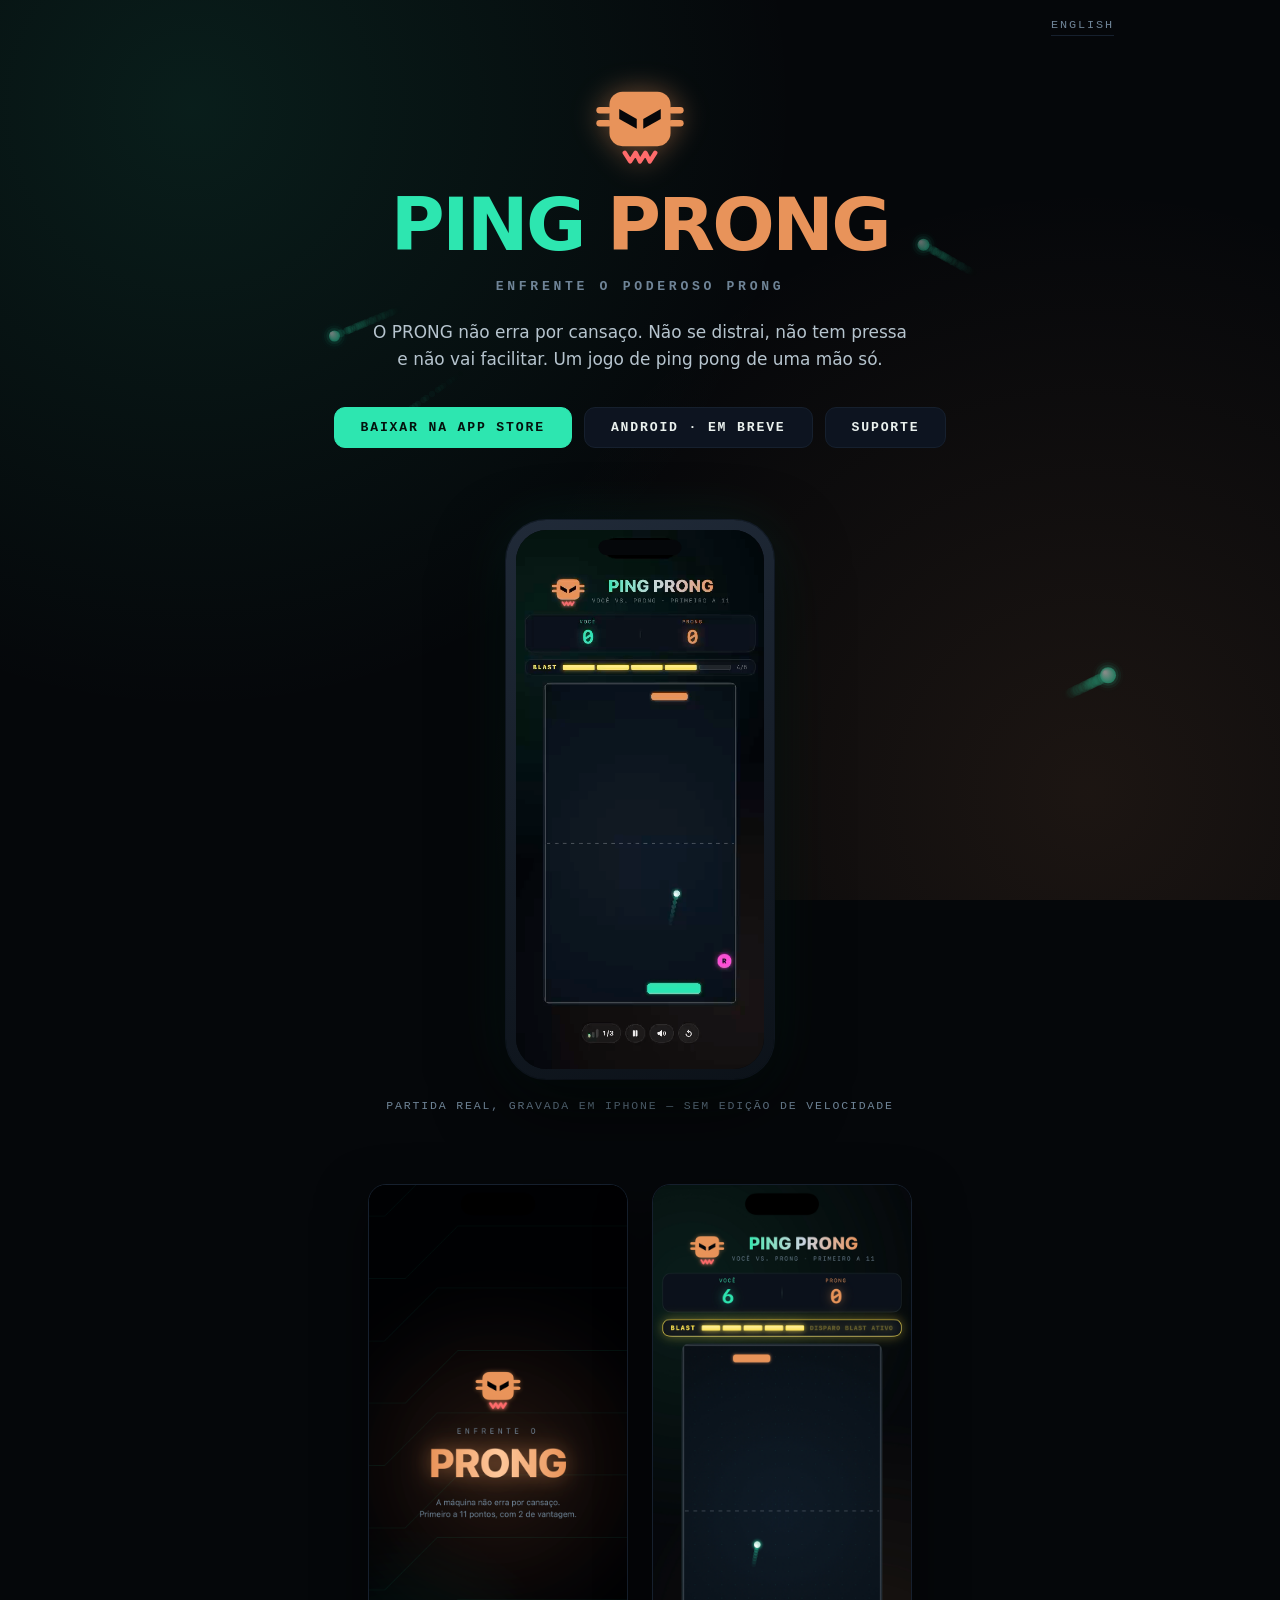
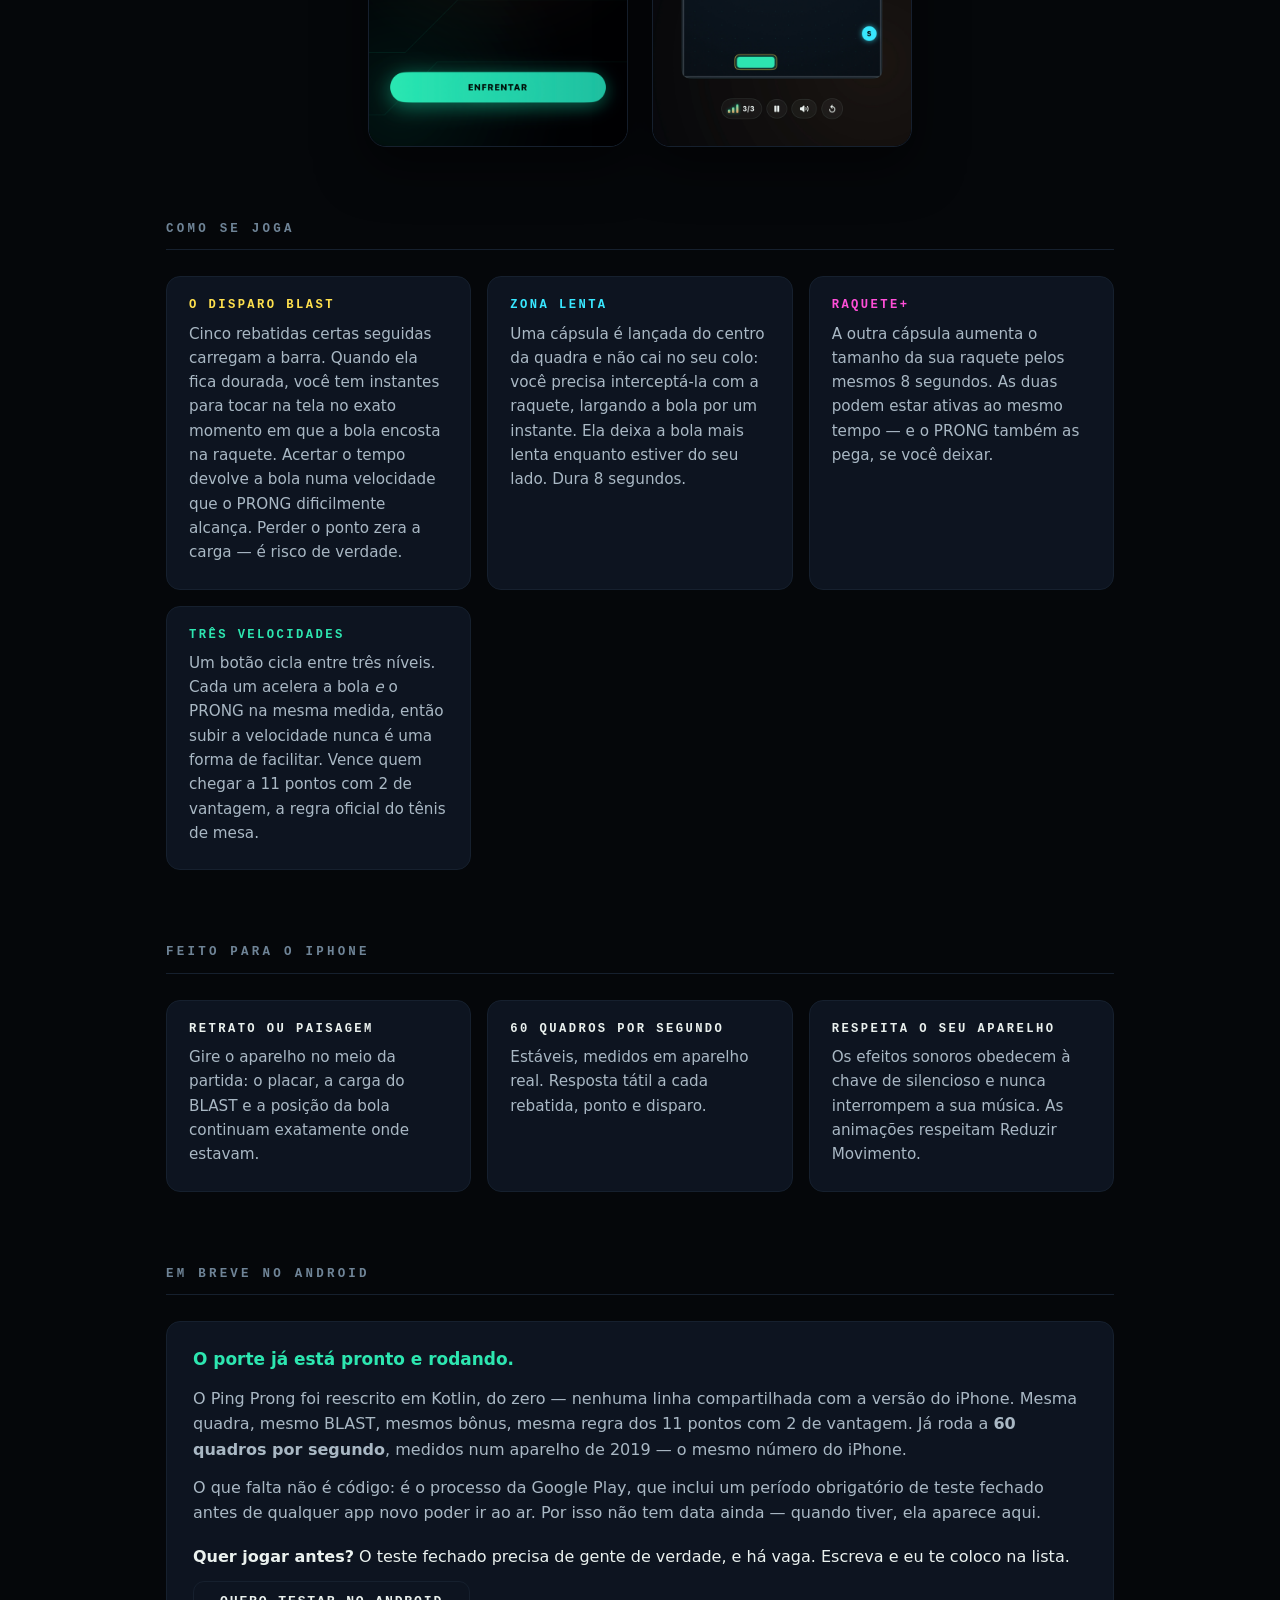
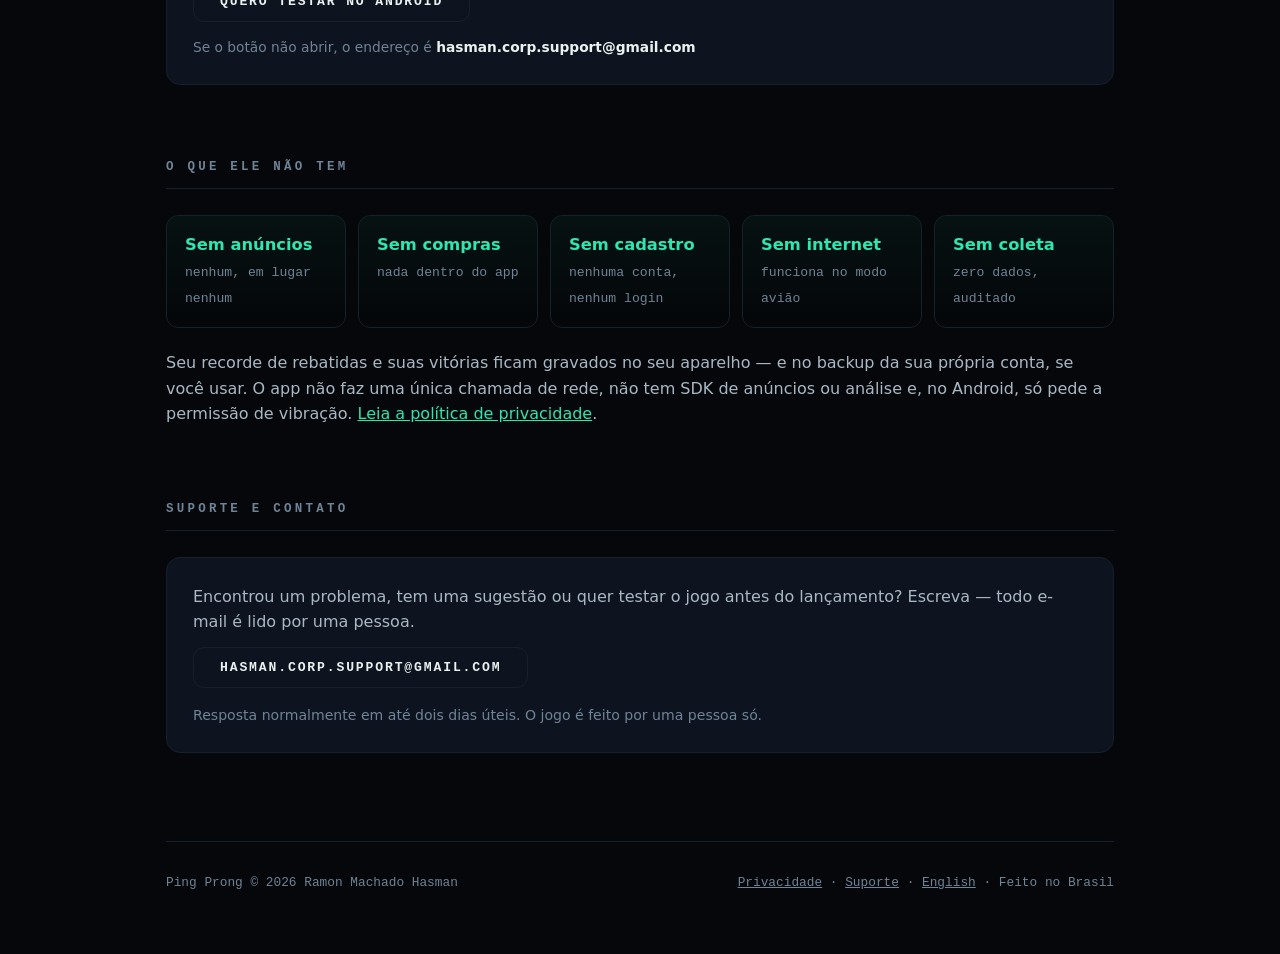
<file: index.html>
<!doctype html>
<html lang="pt-BR">
<head>
<meta charset="utf-8">
<meta name="viewport" content="width=device-width, initial-scale=1">
<title>Ping Prong — Enfrente o poderoso PRONG</title>
<meta name="description" content="Jogo de ping pong para iPhone, e em breve para Android. Sem anúncios, sem compras dentro do app, sem coleta de dados. Jogue offline, para sempre.">

<meta property="og:type" content="website">
<meta property="og:title" content="Ping Prong — Enfrente o poderoso PRONG">
<meta property="og:description" content="Na App Store, e em breve no Android. Sem anúncios, sem compras dentro do app e sem coleta de dados. Jogue offline, para sempre.">
<meta property="og:image" content="icone.png">
<meta name="twitter:card" content="summary_large_image">
<link rel="icon" href="icone-web.png">

<link rel="alternate" hreflang="pt-BR" href="index.html">
<link rel="alternate" hreflang="en" href="en.html">
<link rel="alternate" hreflang="x-default" href="index.html">

<link rel="stylesheet" href="estilo.css">
</head>
<body>
<canvas id="blast-ball" aria-hidden="true"></canvas>
<div class="wrap">

  <p class="lang"><a href="en.html" hreflang="en" lang="en">English</a></p>

  <!-- Só aparece dentro do Instagram e afins. Ver navegador.js. -->
  <p class="aviso-app">
    <b>Você está no navegador embutido de um aplicativo.</b>
    Aqui os botões de e-mail e da App Store podem não responder ao toque.
    Toque no menu (⋯ ou ⋮) e escolha <b>Abrir no navegador</b>.
  </p>

  <header>
    <!-- A marca do PRONG, os mesmos caminhos de ProngMark.swift (espaço 88x88) -->
    <svg class="mark" viewBox="0 0 88 88" xmlns="http://www.w3.org/2000/svg" aria-hidden="true">
      <g fill="#E8935A">
        <rect x="4"  y="32" width="14" height="6" rx="3"/>
        <rect x="70" y="32" width="14" height="6" rx="3"/>
        <rect x="4"  y="44" width="14" height="6" rx="3"/>
        <rect x="70" y="44" width="14" height="6" rx="3"/>
        <rect x="16" y="18" width="56" height="50" rx="12"/>
      </g>
      <polyline points="30,74 35,82 40,74 44,82 49,74 53,82 58,74"
                fill="none" stroke="#FF6B6B" stroke-width="4"
                stroke-linecap="round" stroke-linejoin="round"/>
      <g fill="#05070A">
        <polygon points="25,34 41,43 41,52 25,43"/>
        <polygon points="63,34 47,43 47,52 63,43"/>
      </g>
    </svg>

    <h1><span class="p1">Ping</span> <span class="p2">Prong</span></h1>
    <p class="sub">Enfrente o poderoso PRONG</p>
    <p class="pitch">
      O PRONG não erra por cansaço. Não se distrai, não tem pressa
      e não vai facilitar. Um jogo de ping pong de uma mão só.
    </p>

    <div class="cta">
      <a class="btn btn-primary"
         href="https://apps.apple.com/br/app/ping-prong/id6797659988">Baixar na App Store</a>
      <a class="btn btn-ghost" href="#android">Android · em breve</a>
      <a class="btn btn-ghost" href="#suporte">Suporte</a>
    </div>
  </header>

  <div class="demo">
    <div class="phone">
      <video src="gameplay.mp4" poster="gameplay-poster.png"
             autoplay muted loop playsinline preload="metadata"
             aria-label="Trecho de uma partida de Ping Prong: rally, captura de bônus e um disparo BLAST."></video>
    </div>
  </div>
  <p class="demo-legenda">Partida real, gravada em iPhone — sem edição de velocidade</p>

  <div class="shots">
    <img src="capturas/1-abertura-web.png" width="660" height="1434" loading="lazy"
         alt="Tela de abertura do Ping Prong, com a marca do PRONG e o botão Enfrentar.">
    <img src="capturas/2-blast-web.png" width="660" height="1434" loading="lazy"
         alt="Partida com a barra do BLAST carregada: barra dourada, anel dourado na raquete do jogador e uma cápsula de Zona Lenta na quadra.">
  </div>

  <section id="jogo">
    <h2>Como se joga</h2>
    <div class="cards">
      <div class="card c-gold">
        <h3>O disparo BLAST</h3>
        <p>Cinco rebatidas certas seguidas carregam a barra. Quando ela fica dourada,
           você tem instantes para tocar na tela no exato momento em que a bola encosta
           na raquete. Acertar o tempo devolve a bola numa velocidade que o PRONG
           dificilmente alcança. Perder o ponto zera a carga — é risco de verdade.</p>
      </div>
      <div class="card c-cyan">
        <h3>Zona Lenta</h3>
        <p>Uma cápsula é lançada do centro da quadra e não cai no seu colo: você
           precisa interceptá-la com a raquete, largando a bola por um instante.
           Ela deixa a bola mais lenta enquanto estiver do seu lado. Dura 8 segundos.</p>
      </div>
      <div class="card c-mag">
        <h3>Raquete+</h3>
        <p>A outra cápsula aumenta o tamanho da sua raquete pelos mesmos 8 segundos.
           As duas podem estar ativas ao mesmo tempo — e o PRONG também as pega,
           se você deixar.</p>
      </div>
      <div class="card c-mint">
        <h3>Três velocidades</h3>
        <p>Um botão cicla entre três níveis. Cada um acelera a bola <em>e</em> o PRONG
           na mesma medida, então subir a velocidade nunca é uma forma de facilitar.
           Vence quem chegar a 11 pontos com 2 de vantagem, a regra oficial do
           tênis de mesa.</p>
      </div>
    </div>
  </section>

  <section id="feito-para-iphone">
    <h2>Feito para o iPhone</h2>
    <div class="cards">
      <div class="card">
        <h3 style="color:var(--ink)">Retrato ou paisagem</h3>
        <p>Gire o aparelho no meio da partida: o placar, a carga do BLAST e a posição
           da bola continuam exatamente onde estavam.</p>
      </div>
      <div class="card">
        <h3 style="color:var(--ink)">60 quadros por segundo</h3>
        <p>Estáveis, medidos em aparelho real. Resposta tátil a cada rebatida,
           ponto e disparo.</p>
      </div>
      <div class="card">
        <h3 style="color:var(--ink)">Respeita o seu aparelho</h3>
        <p>Os efeitos sonoros obedecem à chave de silencioso e nunca interrompem a sua
           música. As animações respeitam Reduzir Movimento.</p>
      </div>
    </div>
  </section>

  <section id="android">
    <h2>Em breve no Android</h2>
    <div class="box android">
      <p class="android-titulo">O porte já está pronto e rodando.</p>
      <p>
        O Ping Prong foi reescrito em Kotlin, do zero — nenhuma linha compartilhada
        com a versão do iPhone. Mesma quadra, mesmo BLAST, mesmos bônus, mesma regra
        dos 11 pontos com 2 de vantagem. Já roda a
        <strong>60 quadros por segundo</strong>, medidos num aparelho de 2019
        — o mesmo número do iPhone.
      </p>
      <p>
        O que falta não é código: é o processo da Google Play, que inclui um período
        obrigatório de teste fechado antes de qualquer app novo poder ir ao ar.
        Por isso não tem data ainda — quando tiver, ela aparece aqui.
      </p>
      <p class="android-cta">
        <strong>Quer jogar antes?</strong> O teste fechado precisa de gente de
        verdade, e há vaga. Escreva e eu te coloco na lista.
      </p>
      <p>
        <a class="btn btn-ghost" href="mailto:hasman.corp.support@gmail.com?subject=Quero%20testar%20o%20Ping%20Prong%20no%20Android">Quero testar no Android</a>
      </p>
      <!-- O endereço em texto puro é o plano B: dentro de navegador embutido o
           mailto: costuma não abrir, mas copiar e colar sempre funciona. -->
      <p style="font-size:.86rem; color:var(--muted); margin-top:14px;">
        Se o botão não abrir, o endereço é
        <strong style="color:var(--ink)">hasman.corp.support@gmail.com</strong>
      </p>
    </div>
  </section>

  <section id="o-que-nao-tem">
    <h2>O que ele não tem</h2>
    <div class="nots">
      <div class="not"><b>Sem anúncios</b><span>nenhum, em lugar nenhum</span></div>
      <div class="not"><b>Sem compras</b><span>nada dentro do app</span></div>
      <div class="not"><b>Sem cadastro</b><span>nenhuma conta, nenhum login</span></div>
      <div class="not"><b>Sem internet</b><span>funciona no modo avião</span></div>
      <div class="not"><b>Sem coleta</b><span>zero dados, auditado</span></div>
    </div>
    <p style="margin:22px 0 0; color:#A9B8C4;">
      Seu recorde de rebatidas e suas vitórias ficam gravados no seu aparelho — e
      no backup da sua própria conta, se você usar. O app não faz uma única chamada
      de rede, não tem SDK de anúncios ou análise e, no Android, só pede a
      permissão de vibração.
      <a href="privacidade.html">Leia a política de privacidade</a>.
    </p>
  </section>

  <section id="suporte">
    <h2>Suporte e contato</h2>
    <div class="box">
      <p>Encontrou um problema, tem uma sugestão ou quer testar o jogo antes do
         lançamento? Escreva — todo e-mail é lido por uma pessoa.</p>
      <!-- E-mail de suporte oficial do app -->
      <p><a class="btn btn-ghost" href="mailto:hasman.corp.support@gmail.com">hasman.corp.support@gmail.com</a></p>
      <p style="font-size:.88rem; color:var(--muted); margin-top:16px;">
        Resposta normalmente em até dois dias úteis. O jogo é feito por uma pessoa só.
      </p>
    </div>
  </section>

  <footer>
    <span>Ping Prong © 2026 Ramon Machado Hasman</span>
    <span>
      <a href="privacidade.html">Privacidade</a> ·
      <a href="#suporte">Suporte</a> ·
      <a href="en.html" hreflang="en">English</a> ·
      Feito no Brasil
    </span>
  </footer>

</div>

<script src="bola.js"></script>
<script src="navegador.js"></script>
</body>
</html>
</file>
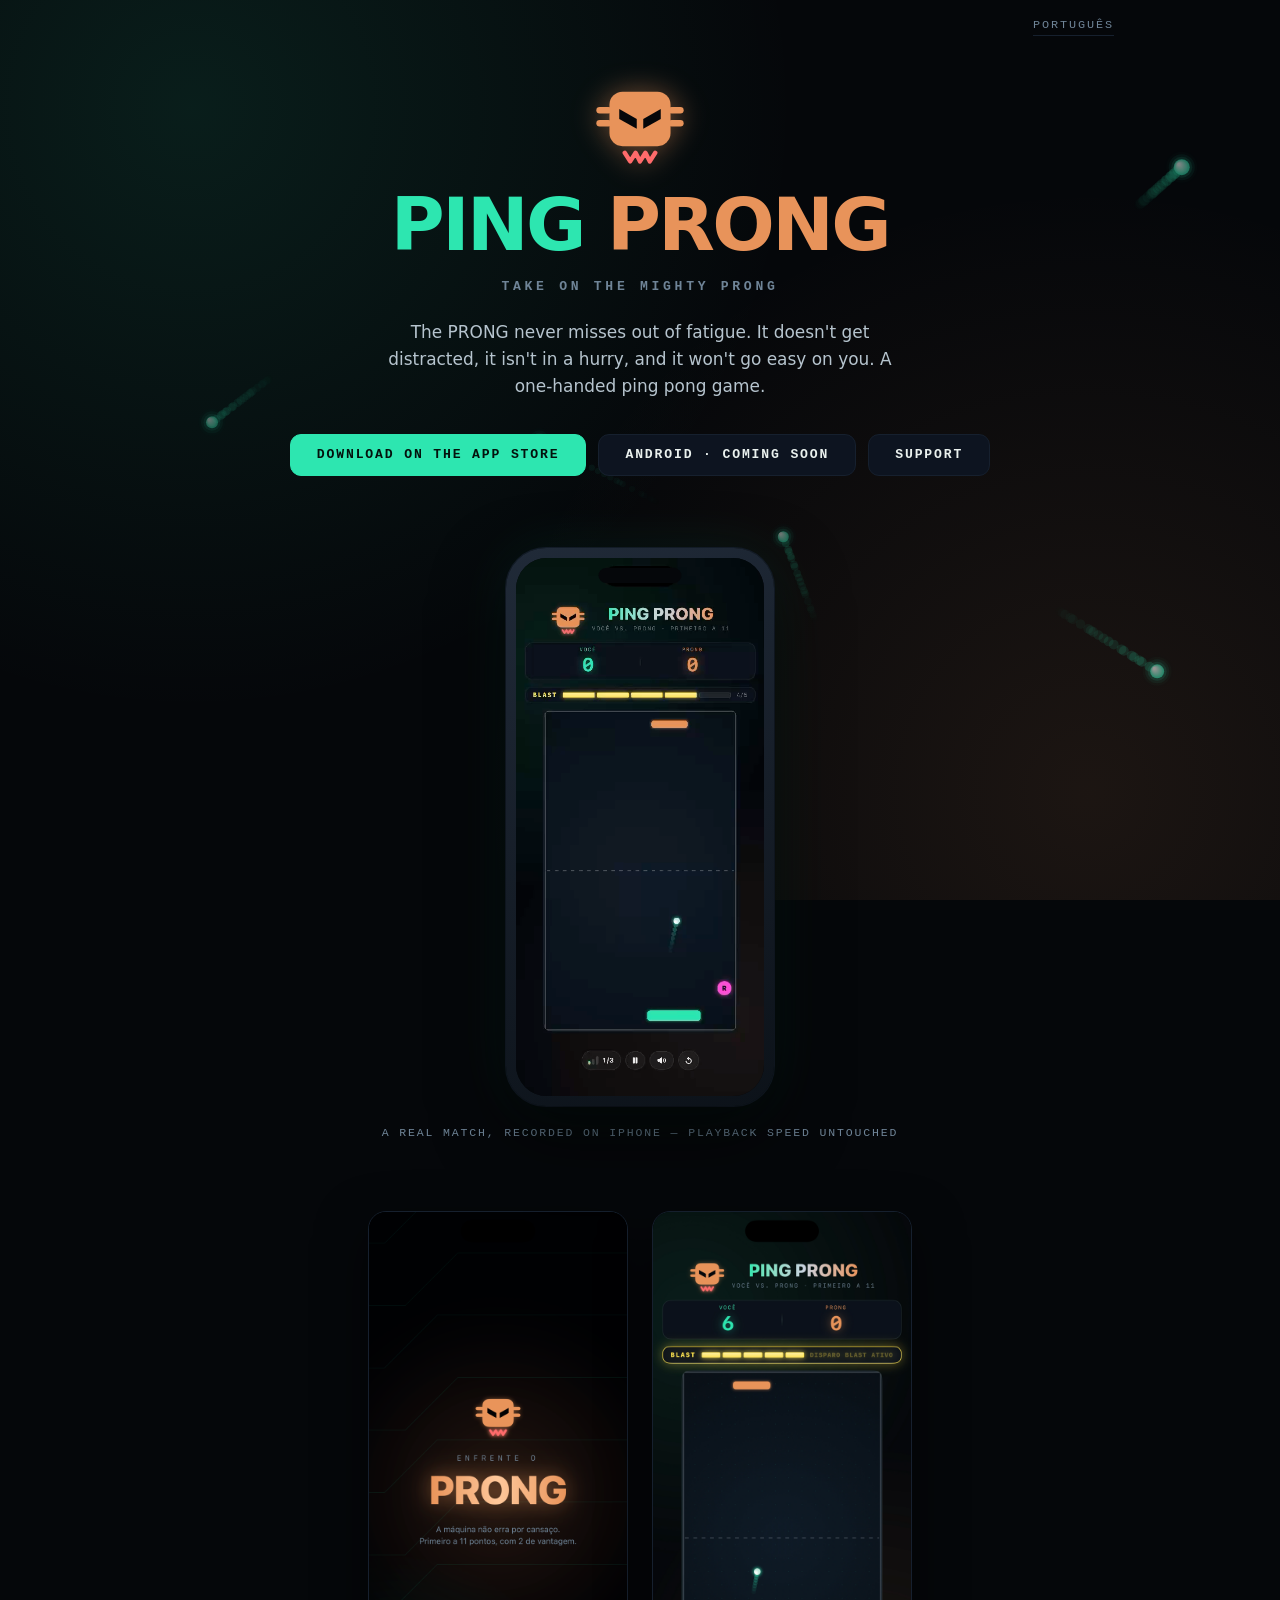
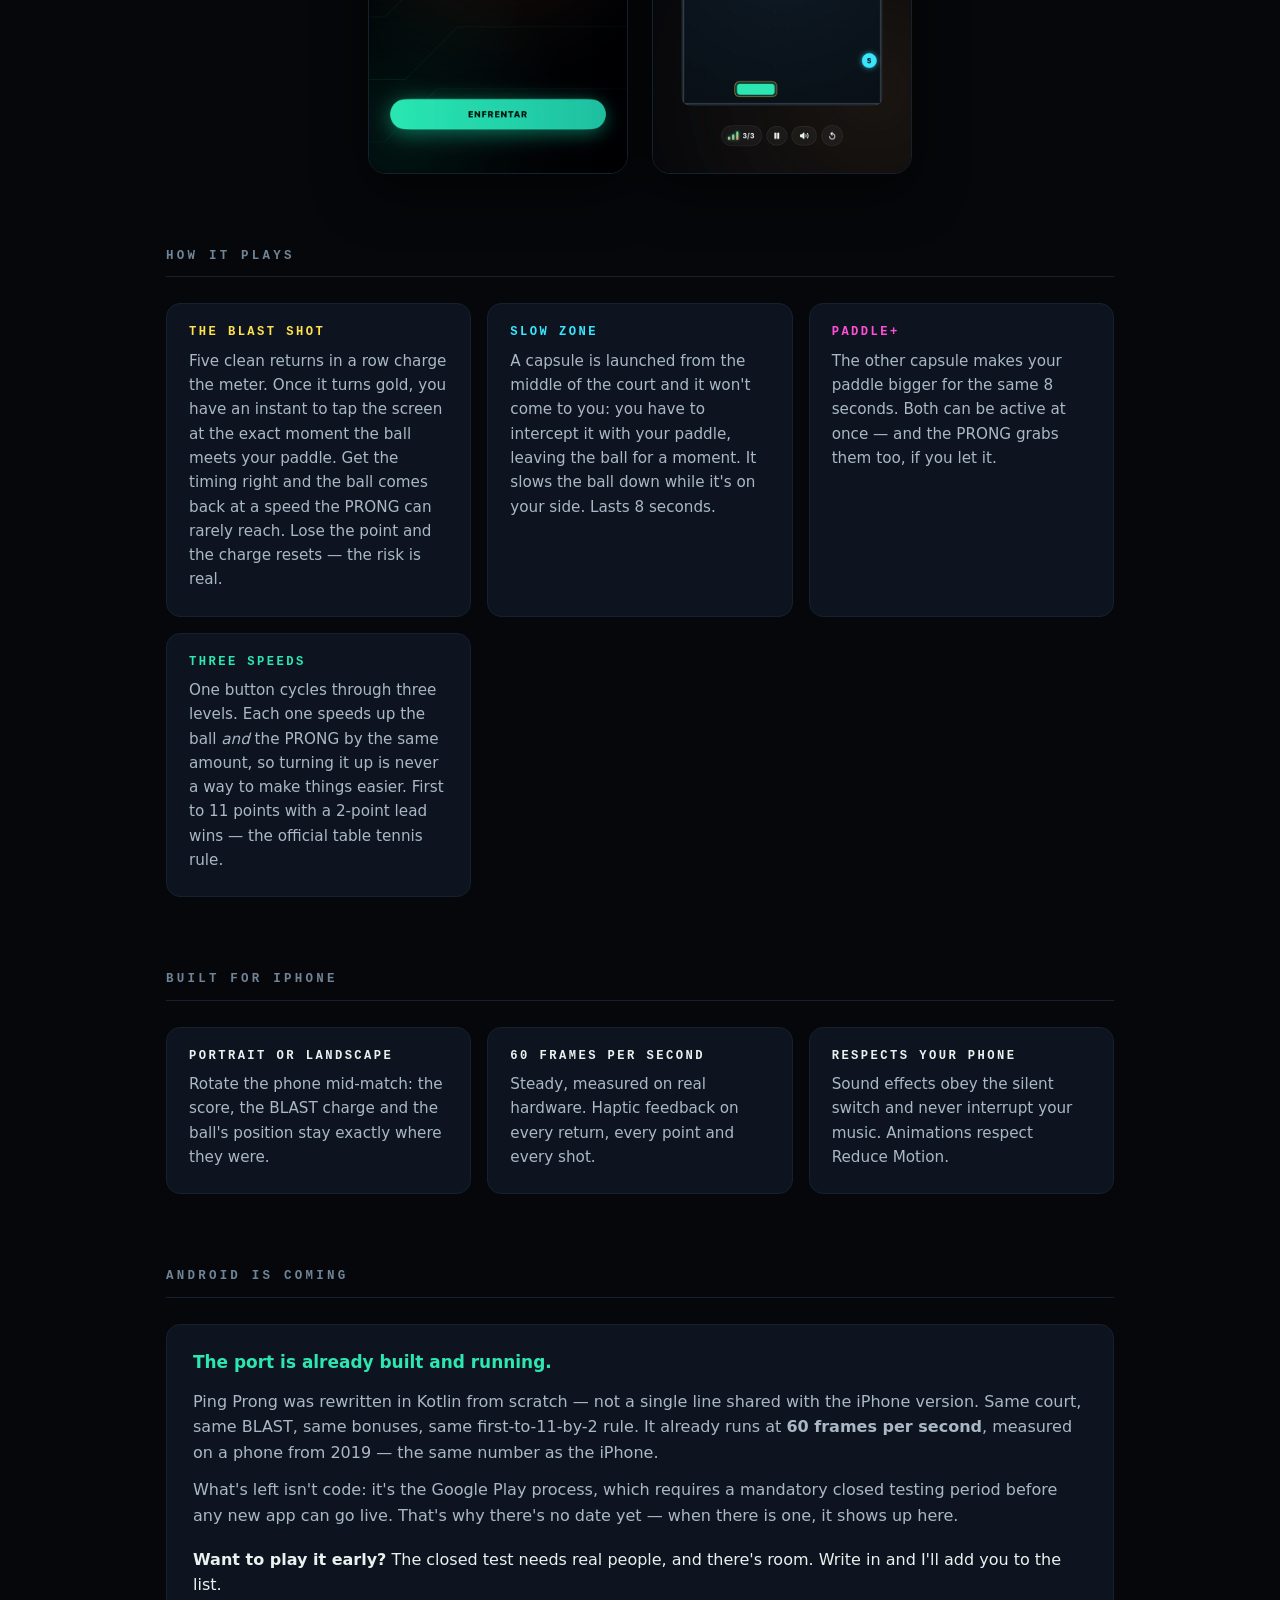
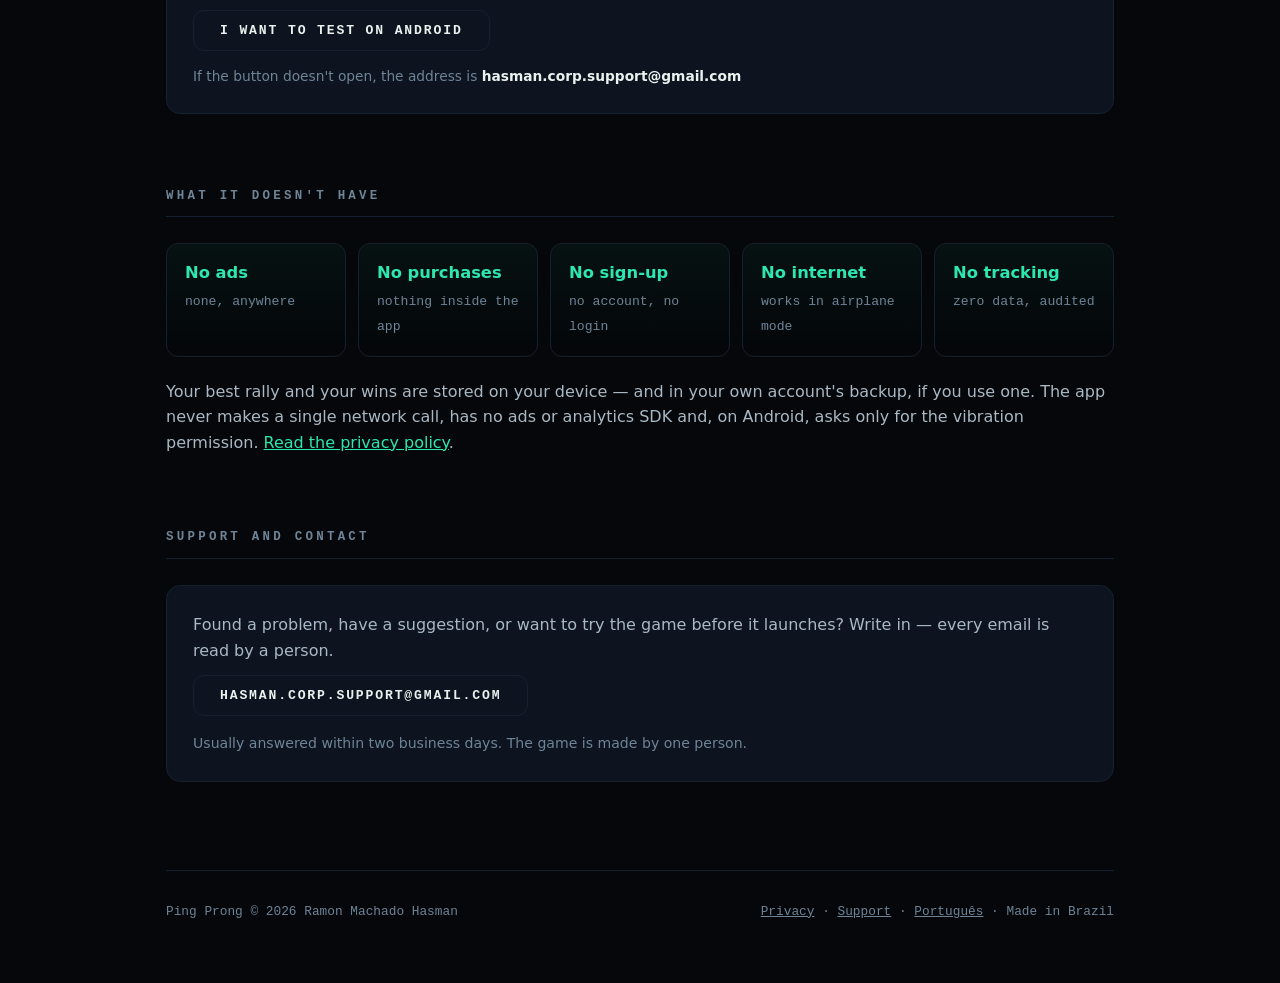
<file: en.html>
<!doctype html>
<html lang="en">
<head>
<meta charset="utf-8">
<meta name="viewport" content="width=device-width, initial-scale=1">
<title>Ping Prong — Take on the mighty PRONG</title>
<meta name="description" content="A ping pong game for iPhone, with Android on the way. No ads, no in-app purchases, no data collection. Play offline, forever.">

<meta property="og:type" content="website">
<meta property="og:title" content="Ping Prong — Take on the mighty PRONG">
<meta property="og:description" content="On the App Store, with Android on the way. No ads, no in-app purchases and no data collection. Play offline, forever.">
<meta property="og:image" content="icone.png">
<meta name="twitter:card" content="summary_large_image">
<link rel="icon" href="icone-web.png">

<link rel="alternate" hreflang="pt-BR" href="index.html">
<link rel="alternate" hreflang="en" href="en.html">
<link rel="alternate" hreflang="x-default" href="index.html">

<link rel="stylesheet" href="estilo.css">
</head>
<body>
<canvas id="blast-ball" aria-hidden="true"></canvas>
<div class="wrap">

  <p class="lang"><a href="index.html" hreflang="pt-BR" lang="pt-BR">Português</a></p>

  <!-- Só aparece dentro do Instagram e afins. Ver navegador.js. -->
  <p class="aviso-app">
    <b>You're in an app's built-in browser.</b>
    Email and App Store buttons may not respond to taps here.
    Open the menu (⋯ or ⋮) and choose <b>Open in browser</b>.
  </p>

  <header>
    <!-- The PRONG mark, the same paths as ProngMark.swift (88x88 space) -->
    <svg class="mark" viewBox="0 0 88 88" xmlns="http://www.w3.org/2000/svg" aria-hidden="true">
      <g fill="#E8935A">
        <rect x="4"  y="32" width="14" height="6" rx="3"/>
        <rect x="70" y="32" width="14" height="6" rx="3"/>
        <rect x="4"  y="44" width="14" height="6" rx="3"/>
        <rect x="70" y="44" width="14" height="6" rx="3"/>
        <rect x="16" y="18" width="56" height="50" rx="12"/>
      </g>
      <polyline points="30,74 35,82 40,74 44,82 49,74 53,82 58,74"
                fill="none" stroke="#FF6B6B" stroke-width="4"
                stroke-linecap="round" stroke-linejoin="round"/>
      <g fill="#05070A">
        <polygon points="25,34 41,43 41,52 25,43"/>
        <polygon points="63,34 47,43 47,52 63,43"/>
      </g>
    </svg>

    <h1><span class="p1">Ping</span> <span class="p2">Prong</span></h1>
    <p class="sub">Take on the mighty PRONG</p>
    <p class="pitch">
      The PRONG never misses out of fatigue. It doesn't get distracted, it isn't
      in a hurry, and it won't go easy on you. A one-handed ping pong game.
    </p>

    <!-- Sem o código de país: a App Store redireciona para a loja do visitante -->
    <div class="cta">
      <a class="btn btn-primary"
         href="https://apps.apple.com/app/id6797659988">Download on the App Store</a>
      <a class="btn btn-ghost" href="#android">Android · coming soon</a>
      <a class="btn btn-ghost" href="#support">Support</a>
    </div>
  </header>

  <div class="demo">
    <div class="phone">
      <video src="gameplay.mp4" poster="gameplay-poster.png"
             autoplay muted loop playsinline preload="metadata"
             aria-label="A clip from a Ping Prong match: a rally, a bonus capture and a BLAST shot."></video>
    </div>
  </div>
  <p class="demo-legenda">A real match, recorded on iPhone — playback speed untouched</p>

  <div class="shots">
    <img src="capturas/1-abertura-web.png" width="660" height="1434" loading="lazy"
         alt="Ping Prong opening screen, showing the PRONG mark and the start button.">
    <img src="capturas/2-blast-web.png" width="660" height="1434" loading="lazy"
         alt="A match with the BLAST meter charged: gold meter, gold ring around the player's paddle and a Slow Zone capsule on the court.">
  </div>

  <section id="how-to-play">
    <h2>How it plays</h2>
    <div class="cards">
      <div class="card c-gold">
        <h3>The BLAST shot</h3>
        <p>Five clean returns in a row charge the meter. Once it turns gold, you have
           an instant to tap the screen at the exact moment the ball meets your paddle.
           Get the timing right and the ball comes back at a speed the PRONG can rarely
           reach. Lose the point and the charge resets — the risk is real.</p>
      </div>
      <div class="card c-cyan">
        <h3>Slow Zone</h3>
        <p>A capsule is launched from the middle of the court and it won't come to you:
           you have to intercept it with your paddle, leaving the ball for a moment.
           It slows the ball down while it's on your side. Lasts 8 seconds.</p>
      </div>
      <div class="card c-mag">
        <h3>Paddle+</h3>
        <p>The other capsule makes your paddle bigger for the same 8 seconds. Both can
           be active at once — and the PRONG grabs them too, if you let it.</p>
      </div>
      <div class="card c-mint">
        <h3>Three speeds</h3>
        <p>One button cycles through three levels. Each one speeds up the ball
           <em>and</em> the PRONG by the same amount, so turning it up is never a way
           to make things easier. First to 11 points with a 2-point lead wins — the
           official table tennis rule.</p>
      </div>
    </div>
  </section>

  <section id="built-for-iphone">
    <h2>Built for iPhone</h2>
    <div class="cards">
      <div class="card">
        <h3 style="color:var(--ink)">Portrait or landscape</h3>
        <p>Rotate the phone mid-match: the score, the BLAST charge and the ball's
           position stay exactly where they were.</p>
      </div>
      <div class="card">
        <h3 style="color:var(--ink)">60 frames per second</h3>
        <p>Steady, measured on real hardware. Haptic feedback on every return,
           every point and every shot.</p>
      </div>
      <div class="card">
        <h3 style="color:var(--ink)">Respects your phone</h3>
        <p>Sound effects obey the silent switch and never interrupt your music.
           Animations respect Reduce Motion.</p>
      </div>
    </div>
  </section>

  <section id="android">
    <h2>Android is coming</h2>
    <div class="box android">
      <p class="android-titulo">The port is already built and running.</p>
      <p>
        Ping Prong was rewritten in Kotlin from scratch — not a single line shared
        with the iPhone version. Same court, same BLAST, same bonuses, same
        first-to-11-by-2 rule. It already runs at
        <strong>60 frames per second</strong>, measured on a phone from 2019 —
        the same number as the iPhone.
      </p>
      <p>
        What's left isn't code: it's the Google Play process, which requires a
        mandatory closed testing period before any new app can go live. That's why
        there's no date yet — when there is one, it shows up here.
      </p>
      <p class="android-cta">
        <strong>Want to play it early?</strong> The closed test needs real people,
        and there's room. Write in and I'll add you to the list.
      </p>
      <p>
        <a class="btn btn-ghost" href="mailto:hasman.corp.support@gmail.com?subject=I%20want%20to%20test%20Ping%20Prong%20on%20Android">I want to test on Android</a>
      </p>
      <!-- O endereço em texto puro é o plano B: dentro de navegador embutido o
           mailto: costuma não abrir, mas copiar e colar sempre funciona. -->
      <p style="font-size:.86rem; color:var(--muted); margin-top:14px;">
        If the button doesn't open, the address is
        <strong style="color:var(--ink)">hasman.corp.support@gmail.com</strong>
      </p>
    </div>
  </section>

  <section id="what-it-doesnt-have">
    <h2>What it doesn't have</h2>
    <div class="nots">
      <div class="not"><b>No ads</b><span>none, anywhere</span></div>
      <div class="not"><b>No purchases</b><span>nothing inside the app</span></div>
      <div class="not"><b>No sign-up</b><span>no account, no login</span></div>
      <div class="not"><b>No internet</b><span>works in airplane mode</span></div>
      <div class="not"><b>No tracking</b><span>zero data, audited</span></div>
    </div>
    <p style="margin:22px 0 0; color:#A9B8C4;">
      Your best rally and your wins are stored on your device — and in your own
      account's backup, if you use one. The app never makes a single network call,
      has no ads or analytics SDK and, on Android, asks only for the vibration
      permission.
      <a href="privacidade.html#en">Read the privacy policy</a>.
    </p>
  </section>

  <section id="support">
    <h2>Support and contact</h2>
    <div class="box">
      <p>Found a problem, have a suggestion, or want to try the game before it
         launches? Write in — every email is read by a person.</p>
      <p><a class="btn btn-ghost" href="mailto:hasman.corp.support@gmail.com">hasman.corp.support@gmail.com</a></p>
      <p style="font-size:.88rem; color:var(--muted); margin-top:16px;">
        Usually answered within two business days. The game is made by one person.
      </p>
    </div>
  </section>

  <footer>
    <span>Ping Prong © 2026 Ramon Machado Hasman</span>
    <span>
      <a href="privacidade.html#en">Privacy</a> ·
      <a href="#support">Support</a> ·
      <a href="index.html" hreflang="pt-BR">Português</a> ·
      Made in Brazil
    </span>
  </footer>

</div>

<script src="bola.js"></script>
<script src="navegador.js"></script>
</body>
</html>
</file>
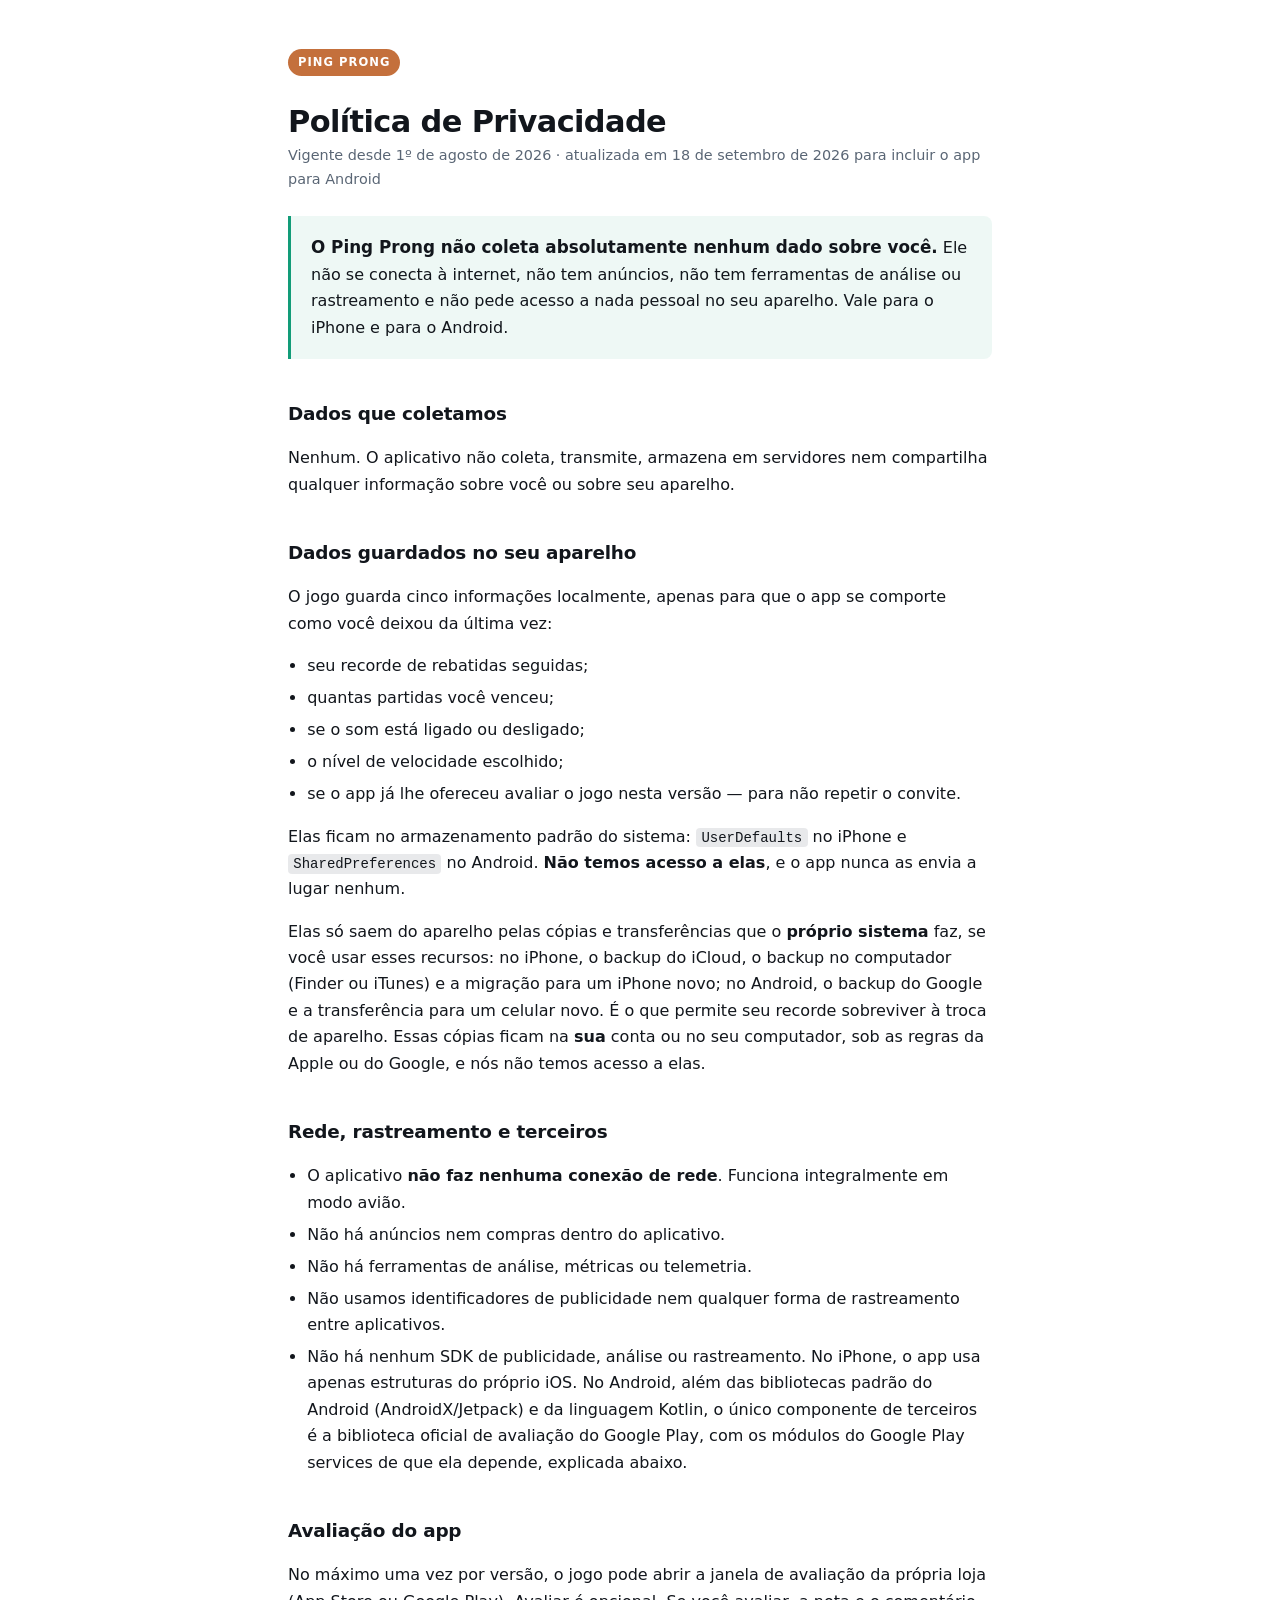
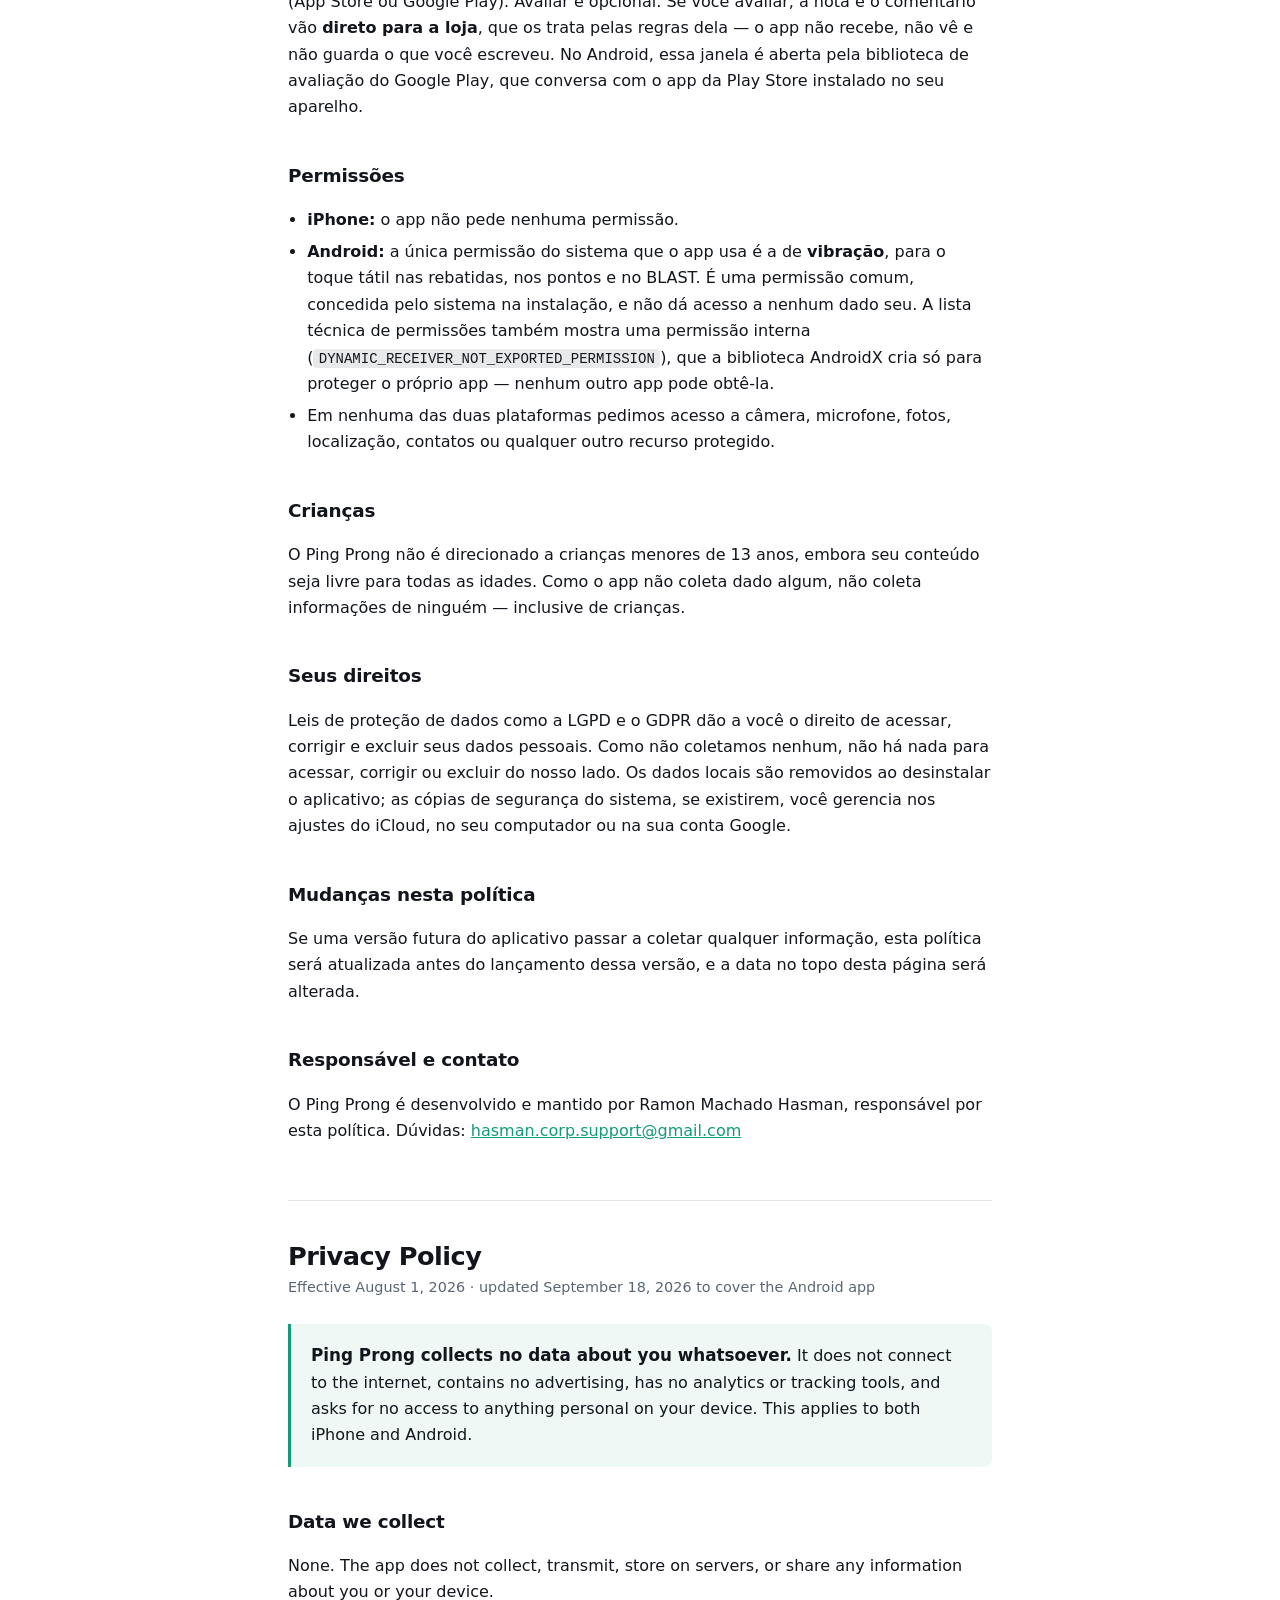
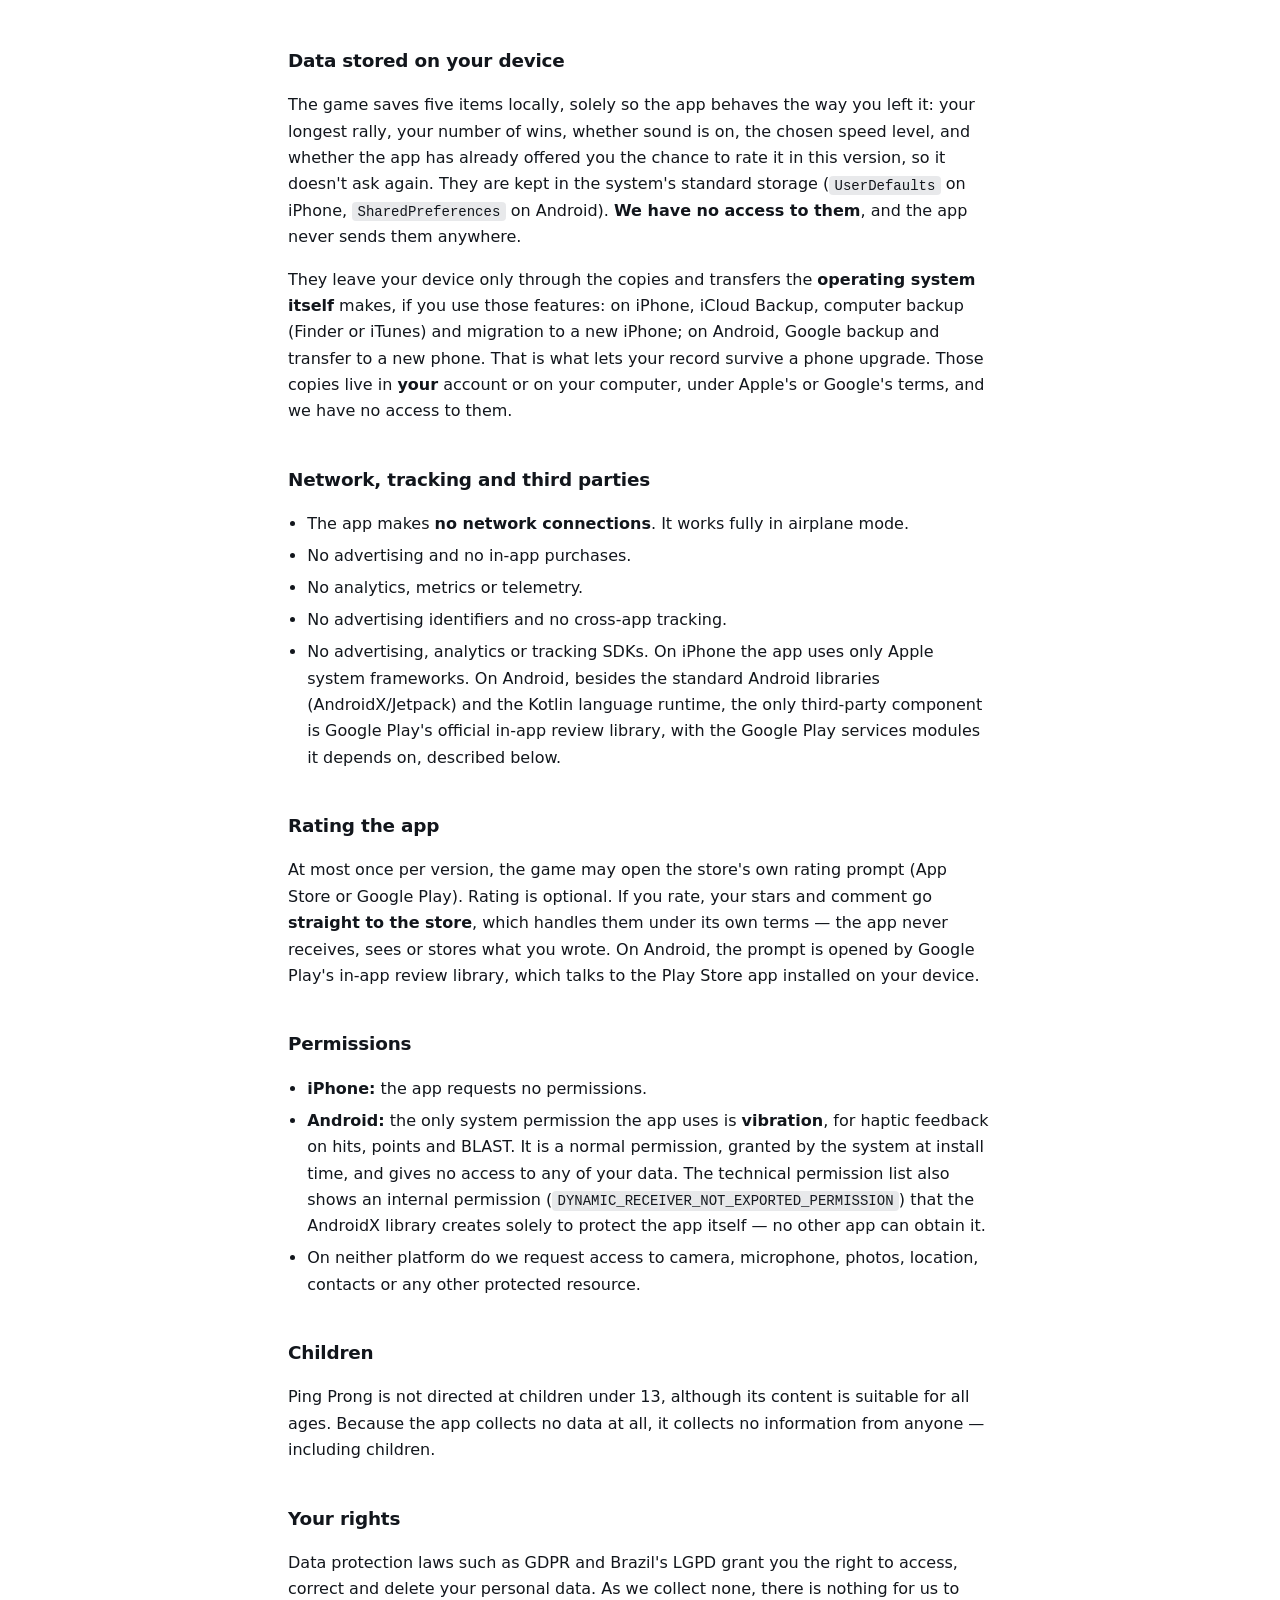
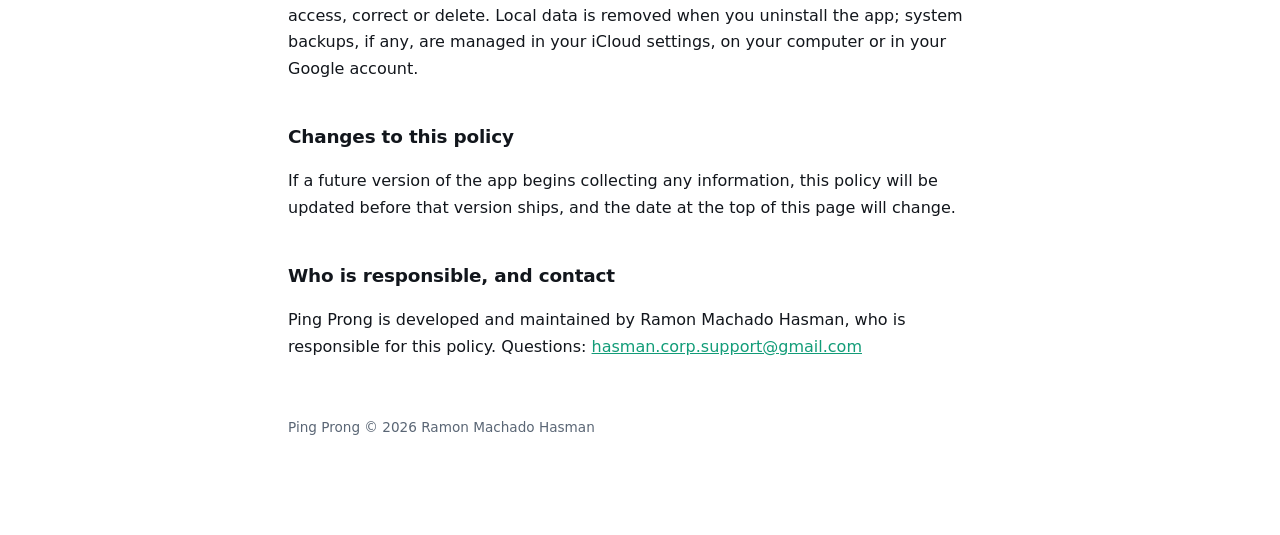
<file: privacidade.html>
<!doctype html>
<html lang="pt-BR">
<head>
<meta charset="utf-8">
<meta name="viewport" content="width=device-width, initial-scale=1">
<title>Política de Privacidade — Ping Prong</title>
<style>
  :root{
    --ink:#12161c; --muted:#5a6675; --line:#e2e6ea;
    --copper:#c4703c; --mint:#129c78; --bg:#ffffff;
  }
  @media (prefers-color-scheme: dark){
    :root{ --ink:#e8eef4; --muted:#93a2b3; --line:#232a33; --bg:#0d1117; }
  }
  *{ box-sizing:border-box; }
  body{
    margin:0; padding:48px 20px 96px;
    background:var(--bg); color:var(--ink);
    font:16px/1.65 -apple-system, BlinkMacSystemFont, "Segoe UI", system-ui, sans-serif;
  }
  main{ max-width:44rem; margin:0 auto; }
  h1{ font-size:1.9rem; line-height:1.2; margin:0 0 4px; letter-spacing:-0.02em; }
  h2{ font-size:1.15rem; margin:40px 0 10px; letter-spacing:-0.01em; }
  .tag{
    display:inline-block; margin-bottom:28px; padding:4px 10px; border-radius:999px;
    background:var(--copper); color:#fff; font-size:.72rem; font-weight:700;
    letter-spacing:.09em; text-transform:uppercase;
  }
  .date{ color:var(--muted); font-size:.9rem; margin:0 0 8px; }
  .lead{
    margin:24px 0; padding:18px 20px; border-left:3px solid var(--mint);
    background:color-mix(in srgb, var(--mint) 7%, transparent); border-radius:0 8px 8px 0;
  }
  .lead strong{ font-size:1.05rem; }
  ul{ padding-left:1.2rem; } li{ margin:.35rem 0; }
  code{
    font:.875em ui-monospace, SFMono-Regular, Menlo, monospace;
    background:color-mix(in srgb, var(--muted) 14%, transparent);
    padding:.12em .38em; border-radius:4px;
  }
  a{ color:var(--mint); }
  hr{ border:0; border-top:1px solid var(--line); margin:56px 0 40px; }
  footer{ color:var(--muted); font-size:.85rem; margin-top:56px; }
  [lang="en"] h1{ font-size:1.6rem; }
  .plat{ font-weight:700; }
</style>
</head>
<body>
<main>

  <span class="tag">Ping Prong</span>
  <h1>Política de Privacidade</h1>
  <p class="date">Vigente desde 1º de agosto de 2026 · atualizada em 18 de
  setembro de 2026 para incluir o app para Android</p>

  <div class="lead">
    <strong>O Ping Prong não coleta absolutamente nenhum dado sobre você.</strong>
    Ele não se conecta à internet, não tem anúncios, não tem ferramentas de
    análise ou rastreamento e não pede acesso a nada pessoal no seu aparelho.
    Vale para o iPhone e para o Android.
  </div>

  <h2>Dados que coletamos</h2>
  <p>Nenhum. O aplicativo não coleta, transmite, armazena em servidores nem
  compartilha qualquer informação sobre você ou sobre seu aparelho.</p>

  <h2>Dados guardados no seu aparelho</h2>
  <p>O jogo guarda cinco informações localmente, apenas para que o app se
  comporte como você deixou da última vez:</p>
  <ul>
    <li>seu recorde de rebatidas seguidas;</li>
    <li>quantas partidas você venceu;</li>
    <li>se o som está ligado ou desligado;</li>
    <li>o nível de velocidade escolhido;</li>
    <li>se o app já lhe ofereceu avaliar o jogo nesta versão — para não repetir
    o convite.</li>
  </ul>
  <p>Elas ficam no armazenamento padrão do sistema: <code>UserDefaults</code> no
  iPhone e <code>SharedPreferences</code> no Android. <strong>Não temos acesso a
  elas</strong>, e o app nunca as envia a lugar nenhum.</p>
  <p>Elas só saem do aparelho pelas cópias e transferências que o
  <strong>próprio sistema</strong> faz, se você usar esses recursos: no iPhone,
  o backup do iCloud, o backup no computador (Finder ou iTunes) e a migração para
  um iPhone novo; no Android, o backup do Google e a transferência para um
  celular novo. É o que permite seu recorde sobreviver à troca de aparelho.
  Essas cópias ficam na <strong>sua</strong> conta ou no seu computador, sob as
  regras da Apple ou do Google, e nós não temos acesso a elas.</p>

  <h2>Rede, rastreamento e terceiros</h2>
  <ul>
    <li>O aplicativo <strong>não faz nenhuma conexão de rede</strong>. Funciona
    integralmente em modo avião.</li>
    <li>Não há anúncios nem compras dentro do aplicativo.</li>
    <li>Não há ferramentas de análise, métricas ou telemetria.</li>
    <li>Não usamos identificadores de publicidade nem qualquer forma de
    rastreamento entre aplicativos.</li>
    <li>Não há nenhum SDK de publicidade, análise ou rastreamento. No iPhone, o
    app usa apenas estruturas do próprio iOS. No Android, além das bibliotecas
    padrão do Android (AndroidX/Jetpack) e da linguagem Kotlin, o único
    componente de terceiros é a biblioteca oficial de avaliação do Google Play,
    com os módulos do Google Play services de que ela depende, explicada
    abaixo.</li>
  </ul>

  <h2>Avaliação do app</h2>
  <p>No máximo uma vez por versão, o jogo pode abrir a janela de avaliação da
  própria loja (App Store ou Google Play). Avaliar é opcional. Se você avaliar,
  a nota e o comentário vão <strong>direto para a loja</strong>, que os trata
  pelas regras dela — o app não recebe, não vê e não guarda o que você
  escreveu. No Android, essa janela é aberta pela biblioteca de avaliação do
  Google Play, que conversa com o app da Play Store instalado no seu
  aparelho.</p>

  <h2>Permissões</h2>
  <ul>
    <li><span class="plat">iPhone:</span> o app não pede nenhuma permissão.</li>
    <li><span class="plat">Android:</span> a única permissão do sistema que o
    app usa é a de <strong>vibração</strong>, para o toque tátil nas rebatidas,
    nos pontos e no BLAST. É uma permissão comum, concedida pelo sistema na
    instalação, e não dá acesso a nenhum dado seu. A lista técnica de
    permissões também mostra uma permissão interna
    (<code>DYNAMIC_RECEIVER_NOT_EXPORTED_PERMISSION</code>), que a biblioteca
    AndroidX cria só para proteger o próprio app — nenhum outro app pode
    obtê-la.</li>
    <li>Em nenhuma das duas plataformas pedimos acesso a câmera, microfone,
    fotos, localização, contatos ou qualquer outro recurso protegido.</li>
  </ul>

  <h2>Crianças</h2>
  <p>O Ping Prong não é direcionado a crianças menores de 13 anos, embora seu
  conteúdo seja livre para todas as idades. Como o app não coleta dado algum,
  não coleta informações de ninguém — inclusive de crianças.</p>

  <h2>Seus direitos</h2>
  <p>Leis de proteção de dados como a LGPD e o GDPR dão a você o direito de
  acessar, corrigir e excluir seus dados pessoais. Como não coletamos nenhum,
  não há nada para acessar, corrigir ou excluir do nosso lado. Os dados locais
  são removidos ao desinstalar o aplicativo; as cópias de segurança do sistema,
  se existirem, você gerencia nos ajustes do iCloud, no seu computador ou na sua
  conta Google.</p>

  <h2>Mudanças nesta política</h2>
  <p>Se uma versão futura do aplicativo passar a coletar qualquer informação,
  esta política será atualizada antes do lançamento dessa versão, e a data no
  topo desta página será alterada.</p>

  <h2>Responsável e contato</h2>
  <p>O Ping Prong é desenvolvido e mantido por Ramon Machado Hasman, responsável
  por esta política. Dúvidas:
  <a href="mailto:hasman.corp.support@gmail.com">hasman.corp.support@gmail.com</a></p>

  <hr>

  <!-- id="en": a página em inglês (en.html) aponta direto para cá -->
  <section id="en" lang="en">
    <h1>Privacy Policy</h1>
    <p class="date">Effective August 1, 2026 · updated September 18, 2026 to
    cover the Android app</p>

    <div class="lead">
      <strong>Ping Prong collects no data about you whatsoever.</strong>
      It does not connect to the internet, contains no advertising, has no
      analytics or tracking tools, and asks for no access to anything personal
      on your device. This applies to both iPhone and Android.
    </div>

    <h2>Data we collect</h2>
    <p>None. The app does not collect, transmit, store on servers, or share any
    information about you or your device.</p>

    <h2>Data stored on your device</h2>
    <p>The game saves five items locally, solely so the app behaves the way you
    left it: your longest rally, your number of wins, whether sound is on, the
    chosen speed level, and whether the app has already offered you the chance
    to rate it in this version, so it doesn't ask again. They are kept in the system's standard storage
    (<code>UserDefaults</code> on iPhone, <code>SharedPreferences</code> on
    Android). <strong>We have no access to them</strong>, and the app never
    sends them anywhere.</p>
    <p>They leave your device only through the copies and transfers the
    <strong>operating system itself</strong> makes, if you use those features:
    on iPhone, iCloud Backup, computer backup (Finder or iTunes) and migration to
    a new iPhone; on Android, Google backup and transfer to a new phone. That is
    what lets your record survive a phone upgrade. Those copies live in
    <strong>your</strong> account or on your computer, under Apple's or Google's
    terms, and we have no access to them.</p>

    <h2>Network, tracking and third parties</h2>
    <ul>
      <li>The app makes <strong>no network connections</strong>. It works fully
      in airplane mode.</li>
      <li>No advertising and no in-app purchases.</li>
      <li>No analytics, metrics or telemetry.</li>
      <li>No advertising identifiers and no cross-app tracking.</li>
      <li>No advertising, analytics or tracking SDKs. On iPhone the app uses
      only Apple system frameworks. On Android, besides the standard Android
      libraries (AndroidX/Jetpack) and the Kotlin language runtime, the only
      third-party component is Google Play's official in-app review library,
      with the Google Play services modules it depends on, described below.</li>
    </ul>

    <h2>Rating the app</h2>
    <p>At most once per version, the game may open the store's own rating
    prompt (App Store or Google Play). Rating is optional. If you rate, your
    stars and comment go <strong>straight to the store</strong>, which handles
    them under its own terms — the app never receives, sees or stores what you
    wrote. On Android, the prompt is opened by Google Play's in-app review
    library, which talks to the Play Store app installed on your device.</p>

    <h2>Permissions</h2>
    <ul>
      <li><span class="plat">iPhone:</span> the app requests no permissions.</li>
      <li><span class="plat">Android:</span> the only system permission the app
      uses is <strong>vibration</strong>, for haptic feedback on hits, points and
      BLAST. It is a normal permission, granted by the system at install time,
      and gives no access to any of your data. The technical permission list
      also shows an internal permission
      (<code>DYNAMIC_RECEIVER_NOT_EXPORTED_PERMISSION</code>) that the AndroidX
      library creates solely to protect the app itself — no other app can
      obtain it.</li>
      <li>On neither platform do we request access to camera, microphone,
      photos, location, contacts or any other protected resource.</li>
    </ul>

    <h2>Children</h2>
    <p>Ping Prong is not directed at children under 13, although its content is
    suitable for all ages. Because the app collects no data at all, it collects
    no information from anyone — including children.</p>

    <h2>Your rights</h2>
    <p>Data protection laws such as GDPR and Brazil's LGPD grant you the right to
    access, correct and delete your personal data. As we collect none, there is
    nothing for us to access, correct or delete. Local data is removed when you
    uninstall the app; system backups, if any, are managed in your iCloud
    settings, on your computer or in your Google account.</p>

    <h2>Changes to this policy</h2>
    <p>If a future version of the app begins collecting any information, this
    policy will be updated before that version ships, and the date at the top
    of this page will change.</p>

    <h2>Who is responsible, and contact</h2>
    <p>Ping Prong is developed and maintained by Ramon Machado Hasman, who is
    responsible for this policy. Questions:
    <a href="mailto:hasman.corp.support@gmail.com">hasman.corp.support@gmail.com</a></p>
  </section>

  <footer>Ping Prong © 2026 Ramon Machado Hasman</footer>

</main>
</body>
</html>
</file>
<file: estilo.css>
:root{
    --bg0:#05070A; --bg1:#0B111A; --panel:#0D1420; --edge:#16202E;
    --mint:#2DE6B0; --copper:#E8935A; --danger:#FF6B6B;
    --cyan:#38E7FF; --magenta:#FF4FD8; --gold:#FFE14D;
    --ink:#EAF1EE; --muted:#6F8497;
    --mono: ui-monospace, SFMono-Regular, Menlo, "SF Mono", monospace;
    --sans: -apple-system, BlinkMacSystemFont, "Segoe UI", system-ui, sans-serif;
  }
  *{ box-sizing:border-box; }
  html{ scroll-behavior:smooth; }

  /* ---------- a bola do BLAST ---------- */
  /* Fica atrás de tudo e não recebe clique. A opacidade baixa é proposital:
     ela é ambiente, não conteúdo — se disputar atenção com o texto, falhou. */
  #blast-ball{
    position:fixed; inset:0; width:100%; height:100%;
    z-index:0; pointer-events:none; opacity:.55;
  }
  .wrap{ position:relative; z-index:1; }
  @media (prefers-reduced-motion: reduce){ #blast-ball{ display:none; } }

  /* ---------- troca de idioma ---------- */
  /* Absoluto para não empurrar o cabeçalho: a página não deve mudar de altura
     por causa de um link que a maioria dos visitantes ignora. */
  .lang{
    position:absolute; top:20px; right:22px; z-index:2; margin:0;
    font:.74rem/1 var(--mono); letter-spacing:.16em; text-transform:uppercase;
  }
  .lang a{
    color:var(--muted); text-decoration:none;
    border-bottom:1px solid var(--edge); padding-bottom:3px;
  }
  .lang a:hover{ color:var(--mint); border-color:var(--mint); }

  /* ---------- aviso de navegador embutido ---------- */
  /* Nasce escondido e só aparece dentro do Instagram e afins — ver navegador.js.
     Dourado porque é aviso, não erro: nada está quebrado, só limitado. */
  .aviso-app{
    display:none;
    margin:64px 0 -40px; padding:14px 16px;
    border:1px solid rgba(255,225,77,.34); border-radius:12px;
    background:rgba(255,225,77,.06);
    font:.82rem/1.55 var(--mono); color:#E4D5A2;
  }
  .aviso-app.on{ display:block; }
  .aviso-app b{ color:var(--gold); }
  body{
    margin:0; background:var(--bg0); color:var(--ink);
    font:16px/1.6 var(--sans); -webkit-font-smoothing:antialiased;
    background-image:
      radial-gradient(circle at 15% 12%, rgba(45,230,176,.10), transparent 45%),
      radial-gradient(circle at 85% 88%, rgba(232,147,90,.10), transparent 45%);
    background-attachment:fixed;
  }
  .wrap{ max-width:62rem; margin:0 auto; padding:0 22px; }
  a{ color:var(--mint); }

  /* ---------- topo ---------- */
  header{ padding:72px 0 8px; text-align:center; }
  .mark{ width:96px; height:96px; display:block; margin:0 auto 22px;
         filter:drop-shadow(0 0 14px rgba(232,147,90,.45)); }
  h1{
    font:800 clamp(2.6rem,9vw,4.6rem)/0.95 var(--sans);
    letter-spacing:-.035em; margin:0; text-transform:uppercase;
  }
  h1 .p1{ color:var(--mint); } h1 .p2{ color:var(--copper); }
  .sub{
    font:600 .82rem/1 var(--mono); letter-spacing:.28em; text-transform:uppercase;
    color:var(--muted); margin:20px 0 0;
  }
  .pitch{ max-width:34rem; margin:26px auto 0; color:#B6C4CE; font-size:1.06rem; }

  /* ---------- botões ---------- */
  .cta{ display:flex; gap:12px; justify-content:center; flex-wrap:wrap; margin:34px 0 0; }
  .btn{
    display:inline-block; padding:13px 26px; border-radius:11px;
    font:700 .82rem/1 var(--mono); letter-spacing:.14em; text-transform:uppercase;
    text-decoration:none; border:1px solid var(--edge); transition:.16s;
  }
  .btn-primary{ background:var(--mint); color:#04120D; border-color:var(--mint); }
  .btn-primary:hover{ box-shadow:0 0 26px rgba(45,230,176,.4); transform:translateY(-1px); }
  .btn-ghost{ background:var(--panel); color:var(--ink); }
  .btn-ghost:hover{ border-color:var(--mint); color:var(--mint); }
  .btn[aria-disabled="true"]{ opacity:.45; pointer-events:none; }

  /* ---------- demo em video ---------- */
  .demo{ margin:64px 0 0; display:flex; justify-content:center; }
  .phone{
    position:relative; width:min(268px, 72vw);
    padding:10px; border-radius:40px;
    background:linear-gradient(160deg, #202A38, #0C1219);
    box-shadow:0 26px 70px rgba(0,0,0,.7), 0 0 0 1px var(--edge),
               0 0 60px rgba(45,230,176,.09);
  }
  .phone video{
    display:block; width:100%; height:auto;
    border-radius:31px; background:var(--bg0);
  }
  .phone::after{      /* a ilha dinamica, so pra dar leitura de iPhone */
    content:""; position:absolute; top:20px; left:50%; transform:translateX(-50%);
    width:31%; height:15px; border-radius:99px; background:#05070A;
  }
  .demo-legenda{
    text-align:center; margin:18px 0 0;
    font:.72rem/1.5 var(--mono); letter-spacing:.16em; text-transform:uppercase;
    color:var(--muted);
  }

  /* ---------- capturas ---------- */
  .shots{
    display:grid; grid-template-columns:repeat(2,1fr); gap:24px;
    margin:70px auto 0; align-items:start; max-width:34rem;
  }
  .shots img{
    width:100%; height:auto; display:block; border-radius:18px;
    border:1px solid var(--edge); box-shadow:0 18px 50px rgba(0,0,0,.55);
  }
  @media (max-width:640px){ .shots{ grid-template-columns:1fr; max-width:19rem; } }

  /* ---------- seções ---------- */
  section{ padding:76px 0 0; }
  h2{
    font:700 .78rem/1 var(--mono); letter-spacing:.26em; text-transform:uppercase;
    color:var(--muted); margin:0 0 26px; padding-bottom:14px;
    border-bottom:1px solid var(--edge);
  }
  .cards{ display:grid; grid-template-columns:repeat(auto-fit,minmax(15rem,1fr)); gap:16px; }
  .card{
    background:var(--panel); border:1px solid var(--edge);
    border-radius:14px; padding:22px 22px 24px;
  }
  .card h3{
    font:700 .76rem/1 var(--mono); letter-spacing:.2em; text-transform:uppercase;
    margin:0 0 10px;
  }
  .card p{ margin:0; color:#A9B8C4; font-size:.95rem; }
  .c-gold h3{ color:var(--gold); }
  .c-cyan h3{ color:var(--cyan); }
  .c-mag h3{ color:var(--magenta); }
  .c-mint h3{ color:var(--mint); }

  /* ---------- o que não tem ---------- */
  .nots{ display:grid; grid-template-columns:repeat(auto-fit,minmax(11rem,1fr)); gap:12px; }
  .not{
    border:1px solid var(--edge); border-radius:12px; padding:18px;
    background:linear-gradient(180deg, rgba(45,230,176,.05), transparent);
  }
  .not b{ display:block; font:700 1.02rem/1.3 var(--sans); color:var(--mint); margin-bottom:3px; }
  .not span{ font:.82rem/1.4 var(--mono); color:var(--muted); }

  /* ---------- android ---------- */
  /* Menta na borda porque é novidade do lado do jogador, não do PRONG. */
  .android{ border-color:rgba(45,230,176,.34); }
  .android-titulo{
    font:700 1.06rem/1.4 var(--sans); color:var(--mint) !important; margin-bottom:14px !important;
  }
  .android-cta{ margin-top:18px !important; color:var(--ink) !important; }

  /* ---------- suporte ---------- */
  .box{
    background:var(--panel); border:1px solid var(--edge);
    border-radius:14px; padding:26px;
  }
  .box p{ margin:0 0 12px; color:#A9B8C4; }
  .box p:last-child{ margin-bottom:0; }

  footer{
    margin-top:88px; padding:30px 0 60px; border-top:1px solid var(--edge);
    font:.8rem/1.7 var(--mono); color:var(--muted);
    display:flex; gap:18px; flex-wrap:wrap; justify-content:space-between;
  }
  footer a{ color:var(--muted); }
  footer a:hover{ color:var(--mint); }
</file>
